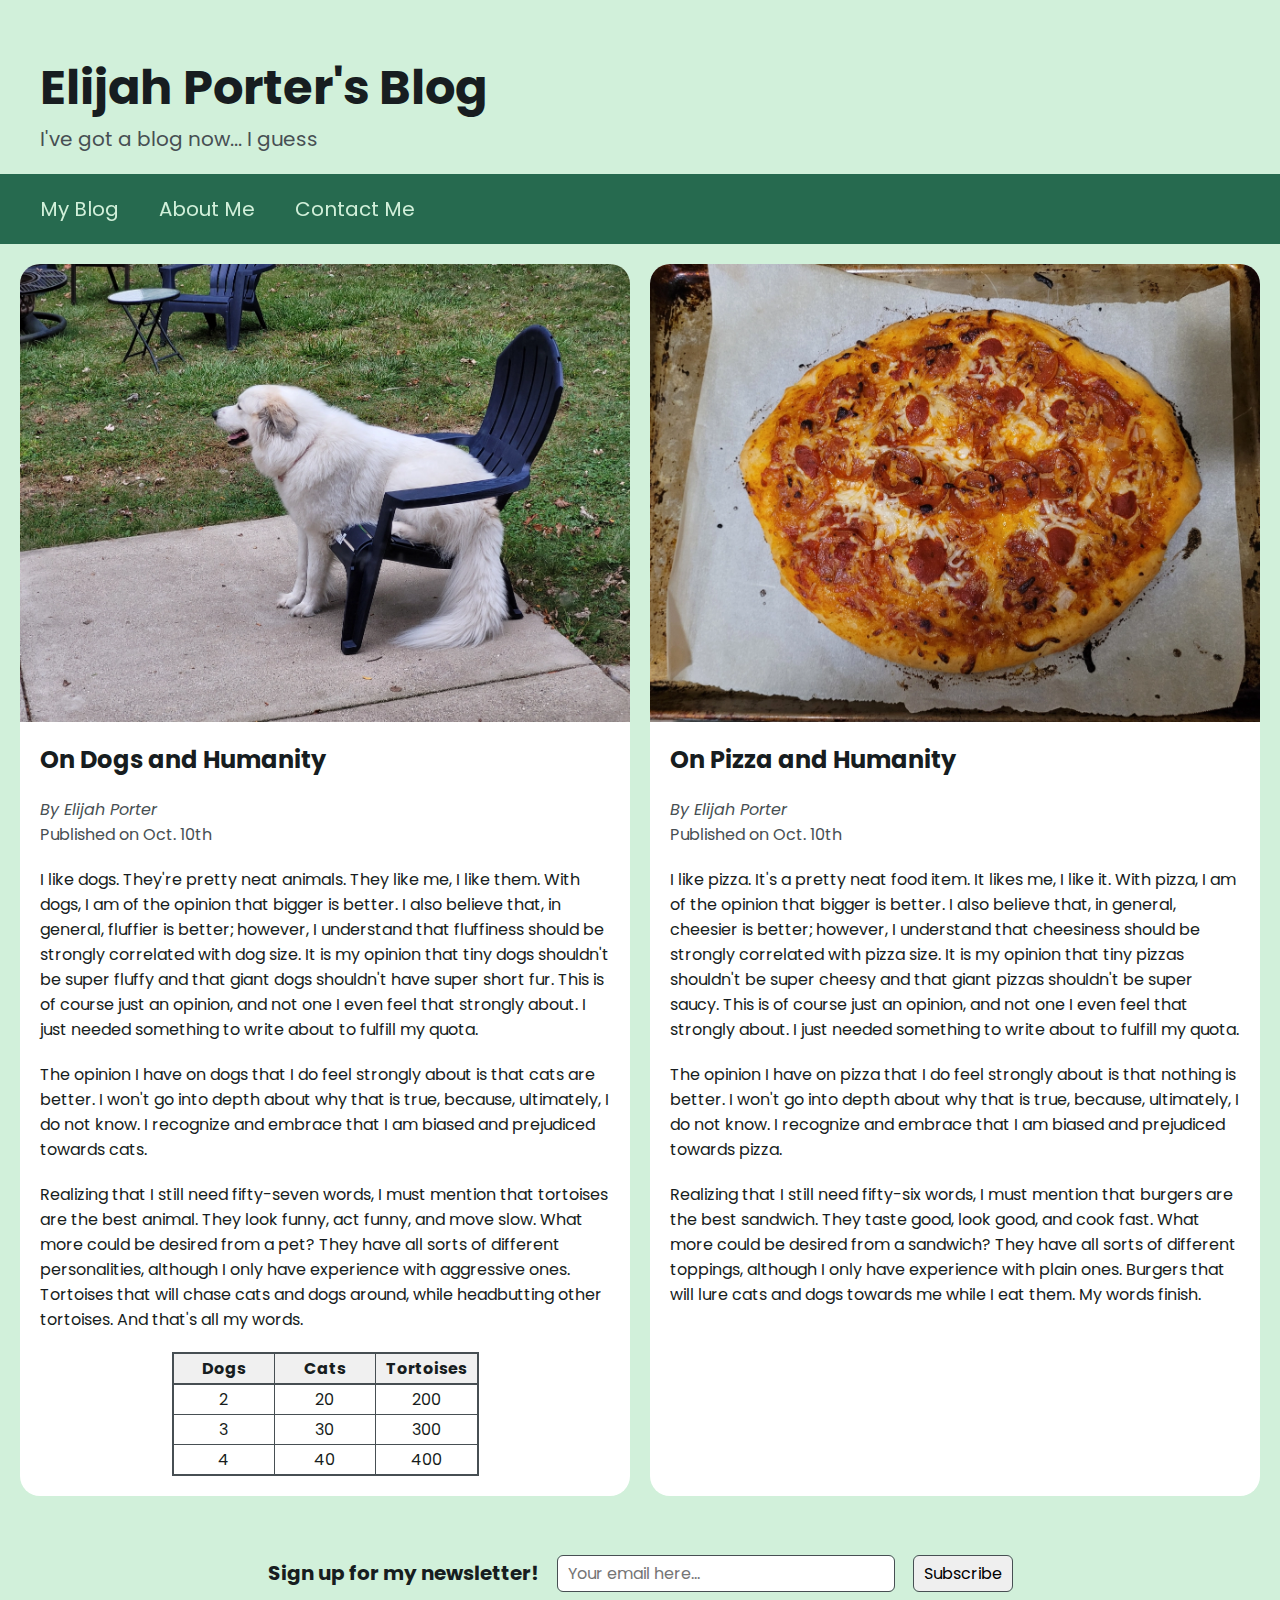
<file: index.html>
<!DOCTYPE html>
<html lang="en">
	<head>
		<meta charset="UTF-8" />
		<meta name="viewport" content="width=device-width, initial-scale=1.0" />
		<title>MI349 Blog</title>

		<link rel="stylesheet" href="style.css" />
	</head>

	<body>
		<header>
			<h1>Elijah Porter's Blog</h1>
			<p id="subtext">I've got a blog now... I guess</p>
		</header>
		<nav>
			<ul>
				<li><a href="/">My Blog</a></li>
				<li><a href="/about.html">About Me</a></li>
				<li><a href="/contact.html">Contact Me</a></li>
			</ul>
		</nav>
		<section class="blog">
			<article>
				<img
					src="images/dog_on_a_chair.webp"
					alt="A great pyrenees dog sitting on a chair" />
				<h2>On Dogs and Humanity</h2>
				<address class="small">Elijah Porter</address>
				<p class="small">
					Published on <time datetime="2024-10-10">Oct. 10th</time>
				</p>
				<p>
					I like dogs. They're pretty neat animals. They like me, I
					like them. With dogs, I am of the opinion that bigger is
					better. I also believe that, in general, fluffier is better;
					however, I understand that fluffiness should be strongly
					correlated with dog size. It is my opinion that tiny dogs
					shouldn't be super fluffy and that giant dogs shouldn't have
					super short fur. This is of course just an opinion, and not
					one I even feel that strongly about. I just needed something
					to write about to fulfill my quota.
				</p>
				<p>
					The opinion I have on dogs that I do feel strongly about is
					that cats are better. I won't go into depth about why that
					is true, because, ultimately, I do not know. I recognize and
					embrace that I am biased and prejudiced towards cats.
				</p>
				<p>
					Realizing that I still need fifty-seven words, I must
					mention that tortoises are the best animal. They look funny,
					act funny, and move slow. What more could be desired from a
					pet? They have all sorts of different personalities,
					although I only have experience with aggressive ones.
					Tortoises that will chase cats and dogs around, while
					headbutting other tortoises. And that's all my words.
				</p>
				<table>
					<tr>
						<th>Dogs</th>
						<th>Cats</th>
						<th>Tortoises</th>
					</tr>
					<tr>
						<td>2</td>
						<td>20</td>
						<td>200</td>
					</tr>
					<tr>
						<td>3</td>
						<td>30</td>
						<td>300</td>
					</tr>
					<tr>
						<td>4</td>
						<td>40</td>
						<td>400</td>
					</tr>
				</table>
			</article>
			<article>
				<img
					src="images/appetizing_pizza.webp"
					alt="A very appetizing pizza" />
				<h2>On Pizza and Humanity</h2>
				<address class="small">Elijah Porter</address>
				<p class="small">
					Published on <time datetime="2024-10-10">Oct. 10th</time>
				</p>
				<p>
					I like pizza. It's a pretty neat food item. It likes me, I
					like it. With pizza, I am of the opinion that bigger is
					better. I also believe that, in general, cheesier is better;
					however, I understand that cheesiness should be strongly
					correlated with pizza size. It is my opinion that tiny
					pizzas shouldn't be super cheesy and that giant pizzas
					shouldn't be super saucy. This is of course just an opinion,
					and not one I even feel that strongly about. I just needed
					something to write about to fulfill my quota.
				</p>
				<p>
					The opinion I have on pizza that I do feel strongly about is
					that nothing is better. I won't go into depth about why that
					is true, because, ultimately, I do not know. I recognize and
					embrace that I am biased and prejudiced towards pizza.
				</p>
				<p>
					Realizing that I still need fifty-six words, I must mention
					that burgers are the best sandwich. They taste good, look
					good, and cook fast. What more could be desired from a
					sandwich? They have all sorts of different toppings,
					although I only have experience with plain ones. Burgers
					that will lure cats and dogs towards me while I eat them. My
					words finish.
				</p>
			</article>
		</section>
		<section>
			<form id="newsletter">
				<label for="email">Sign up for my newsletter!</label>
				<input
					type="email"
					id="email"
					placeholder="Your email here..." />
				<input type="submit" value="Subscribe" />
			</form>
		</section>
	</body>
</html>
</file>
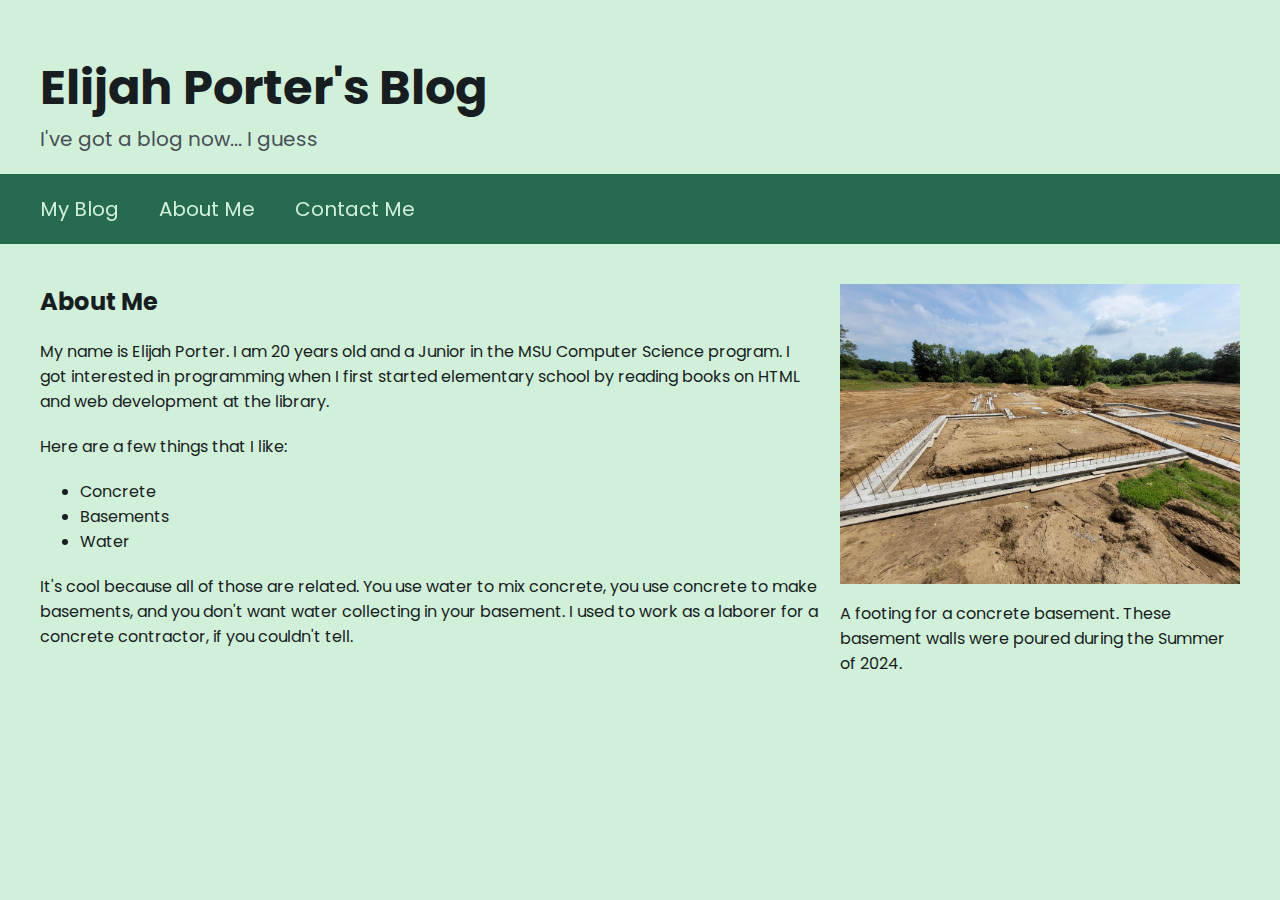
<file: about.html>
<!DOCTYPE html>
<html lang="en">
	<head>
		<meta charset="UTF-8" />
		<meta name="viewport" content="width=device-width, initial-scale=1.0" />
		<title>MI349 Blog | About</title>

		<link rel="stylesheet" href="style.css" />
	</head>

	<body>
		<header>
			<h1>Elijah Porter's Blog</h1>
			<p id="subtext">I've got a blog now... I guess</p>
		</header>
		<nav>
			<ul>
				<li><a href="/">My Blog</a></li>
				<li><a href="/about.html">About Me</a></li>
				<li><a href="/contact.html">Contact Me</a></li>
			</ul>
		</nav>
		<section class="normal">
			<div class="right">
				<img
					src="images/concrete_basement_footing.webp"
					alt="A footing for a concrete basement" />
				<p>
					A footing for a concrete basement. These basement walls were
					poured during the Summer of 2024.
				</p>
			</div>
			<h2>About Me</h2>
			<p>
				My name is Elijah Porter. I am 20 years old and a Junior in the
				MSU Computer Science program. I got interested in programming
				when I first started elementary school by reading books on HTML
				and web development at the library.
			</p>
			<p>Here are a few things that I like:</p>
			<ul>
				<li>Concrete</li>
				<li>Basements</li>
				<li>Water</li>
			</ul>
			<p>
				It's cool because all of those are related. You use water to mix
				concrete, you use concrete to make basements, and you don't want
				water collecting in your basement. I used to work as a laborer
				for a concrete contractor, if you couldn't tell.
			</p>
		</section>
	</body>
</html>
</file>
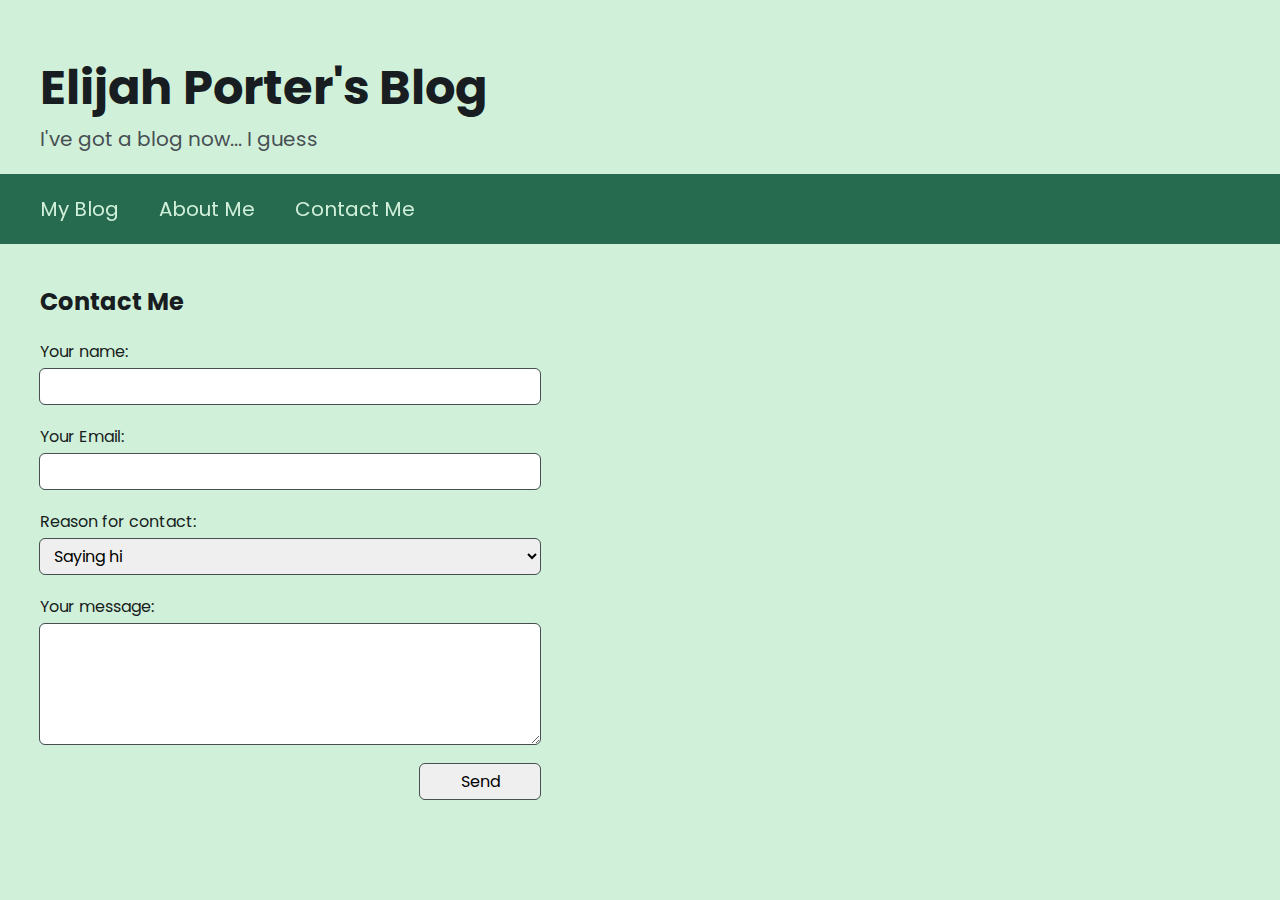
<file: contact.html>
<!DOCTYPE html>
<html lang="en">
	<head>
		<meta charset="UTF-8" />
		<meta name="viewport" content="width=device-width, initial-scale=1.0" />
		<title>MI349 Blog | Contact</title>

		<link rel="stylesheet" href="style.css" />
	</head>

	<body>
		<header>
			<h1>Elijah Porter's Blog</h1>
			<p id="subtext">I've got a blog now... I guess</p>
		</header>
		<nav>
			<ul>
				<li><a href="/">My Blog</a></li>
				<li><a href="/about.html">About Me</a></li>
				<li><a href="/contact.html">Contact Me</a></li>
			</ul>
		</nav>
		<section>
			<h2>Contact Me</h2>
			<form>
				<div>
					<label for="name">Your name:</label>
					<input id="name" name="name" type="text" />
				</div>
				<div>
					<label for="email">Your Email:</label>
					<input id="email" name="email" type="email" />
				</div>
				<div>
					<label for="reason">Reason for contact:</label>
					<select name="reason" id="reason">
						<option value="hi">Saying hi</option>
						<option value="contractor">
							Looking for a contractor
						</option>
						<option value="interview">
							Interested in an interview
						</option>
					</select>
				</div>
				<div>
					<label for="comment">Your message:</label>
					<textarea name="comment" id="comment"></textarea>
				</div>
				<input type="submit" value="Send" />
			</form>
		</section>
	</body>
</html>
</file>
<file: style.css>
/* Poppins font loading using Google's font services */
@import url("https://fonts.googleapis.com/css2?family=Poppins:ital,wght@0,100;0,200;0,300;0,400;0,500;0,600;0,700;0,800;0,900;1,100;1,200;1,300;1,400;1,500;1,600;1,700;1,800;1,900&family=Roboto:ital,wght@0,100;0,300;0,400;0,500;0,700;0,900;1,100;1,300;1,400;1,500;1,700;1,900&display=swap");

:root {
	--gray-font: #474f53;
	--dark-green: #004c2fd1;
	--light-green: #d1f0da;
	--font: #171d20;
	--font-light: #dee8ee;
	--padding: 20px;
	--max-width: 1200px;
}

body {
	margin: 0;
	font-family: "Poppins", sans-serif;
	color: var(--font);
	background: var(--light-green);
	padding-bottom: var(--padding);
}

img {
	pointer-events: none;
	user-select: none;
}

header {
	padding: var(--padding) calc(2 * var(--padding));
	max-width: var(--max-width);
	margin: auto;
	pointer-events: none;
	user-select: none;
}

header h1 {
	font-size: 48px;
	margin-bottom: 0;
}

header #subtext {
	margin: 0;
	font-size: 20px;
	color: var(--gray-font);
}

nav {
	background-color: var(--dark-green);
	font-size: 20px;
	width: 100vw;
	position: sticky;
	top: 0;
	user-select: none;
	backdrop-filter: blur(10px);
}

nav ul {
	padding: var(--padding) calc(2 * var(--padding));
	list-style: none;
	display: flex;
	gap: calc(2 * var(--padding));
	max-width: var(--max-width);
	margin: auto;
}

nav ul li a {
	color: var(--light-green);
	text-decoration: none;
	transition: border-color 0.3s ease;
	border-color: transparent;
}

nav ul li a:hover {
	border-top: 2px solid var(--light-green);
	border-bottom: 2px solid var(--light-green);
}

section {
	max-width: var(--max-width);
	padding: calc(2 * var(--padding));
	margin: auto;
	font-size: 16px;
}

section.blog {
	max-width: var(--max-width);
	padding: calc(2 * var(--padding));
	margin: auto;
	display: flex;
	gap: 60px;
}

section h2 {
	margin: 0;
}

section p {
	margin: var(--padding) 0;
}

section .right {
	float: right;
	margin-left: var(--padding);
	margin-bottom: var(--padding);
	width: 400px;
}

section .right img {
	width: 400px;
}

section .right p {
	margin: 10px 0 0 0;
}

section form {
	margin: var(--padding) 0;
	width: 500px;
}

section form label {
	display: block;
	margin-bottom: 5px;
}

section form input,
section form select,
section form textarea {
	display: block;
	width: 100%;
	box-sizing: border-box;
	padding: 5px 10px;
	margin-bottom: var(--padding);
	border-radius: 5px;
	border: none;
	outline: 1px solid var(--gray-font);
	font-size: 16px;
	font-family: inherit;
}

section form input[type="submit"] {
	width: 120px;
	float: right;
	cursor: pointer;
}

section form textarea {
	resize: vertical;
	height: 120px;
	font-family: monospace;
}

section form :focus {
	outline: 2px solid var(--dark-green);
}

section form#newsletter {
	margin: 0;
	width: auto;
	display: flex;
	gap: var(--padding);
	justify-content: center;
	align-items: center;
	flex-wrap: wrap;
}

section form#newsletter label {
	font-weight: bold;
	font-size: 20px;
	margin: 0;
}

section form#newsletter input {
	display: inline-block;
	width: fit-content;
	float: none;
	margin: 0;
}

article {
	background: white;
	border-radius: var(--padding);
	overflow: hidden;
	padding: var(--padding);
	padding-top: 0;
	margin: calc(-1 * var(--padding));
	flex: 1;
}

article h2,
article p {
	margin: var(--padding) 0;
}

article p {
	font-family: 16px;
}

article address::before {
	content: "By ";
}

article .small {
	font-size: 16px;
	color: var(--gray-font);
	margin: 0;
}

article img {
	display: block;
	width: calc(100% + 2 * var(--padding));
	margin: 0 calc(-1 * var(--padding));
	padding: 0;
}

article :last-child {
	margin-bottom: 0;
}

table {
	border: 2px solid var(--gray-font);
	border-collapse: collapse;
	margin: auto;
}

table th,
table td {
	border: 1px solid var(--gray-font);
	min-width: 80px;
	text-align: center;
	padding: 2px 10px;
}

table th {
	background: #f0f0f0;
	border-bottom: 2px solid var(--gray-font);
}

@media screen and (max-width: 900px) {
	section {
		flex-direction: column;
	}
}

@media screen and (max-width: 700px) {
	section .right {
		float: unset;
		margin-left: 0;
		width: 100%;
	}

	section .right img {
		width: 100%;
	}
}

@media screen and (max-width: 500px) {
	header {
		text-align: center;
		padding: var(--padding);
	}

	header h1 {
		font-size: 36px;
	}

	nav ul {
		width: fit-content;
		gap: calc(1.5 * var(--padding));
		padding: var(--padding);
	}

	nav ul li {
		text-align: center;
	}
}
</file>
